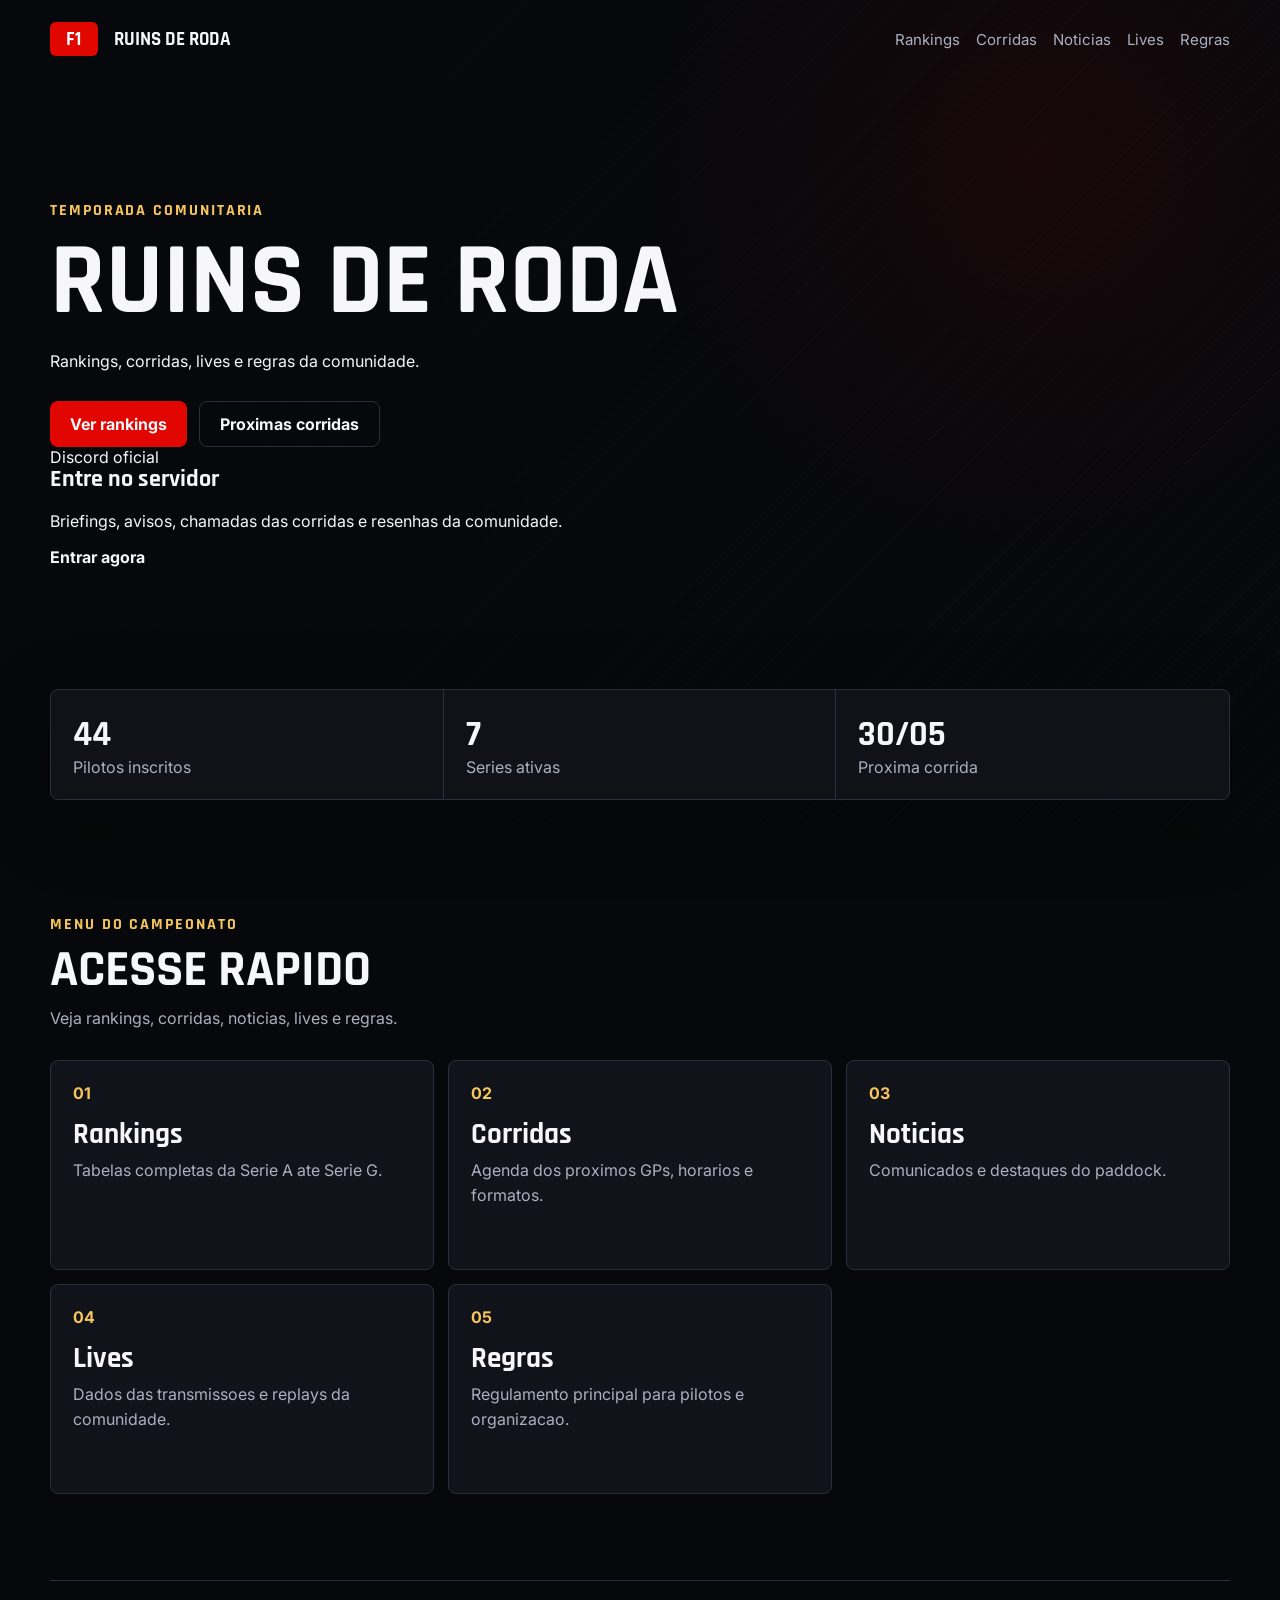
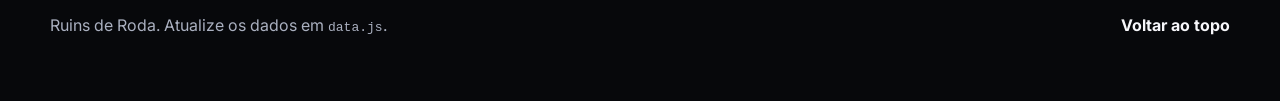
<file: index.html>
﻿<!doctype html>
<html lang="pt-BR">
  <head>
    <meta charset="utf-8" />
    <meta name="viewport" content="width=device-width, initial-scale=1" />
    <title>Ruins de Roda</title>
    <meta
      name="description"
      content="Ranking de F1 do servidor com series A ate G, proximas corridas, noticias, lives e regras."
    />
    <link rel="preconnect" href="https://fonts.googleapis.com" />
    <link rel="preconnect" href="https://fonts.gstatic.com" crossorigin />
    <link
      href="https://fonts.googleapis.com/css2?family=Rajdhani:wght@500;600;700&family=Inter:wght@400;500;700&display=swap"
      rel="stylesheet"
    />
    <link rel="stylesheet" href="styles.css?v=9" />
  </head>
  <body data-page="home">
    <header class="hero" id="inicio">
      <nav class="topbar" aria-label="Navegacao principal">
        <a class="brand" href="index.html" aria-label="Ruins de Roda inicio">
          <span class="brand-mark">F1</span>
          <span>Ruins de Roda</span>
        </a>
        <div class="nav-links">
          <a href="rankings.html" data-nav="rankings">Rankings</a>
          <a href="corridas.html" data-nav="corridas">Corridas</a>
          <a href="noticias.html" data-nav="noticias">Noticias</a>
          <a href="lives.html" data-nav="lives">Lives</a>
          <a href="regras.html" data-nav="regras">Regras</a>
        </div>
      </nav>

      <div class="hero-content with-discord">
        <div>
          <p class="eyebrow">Temporada comunitaria</p>
          <h1>Ruins de Roda</h1>
          <p>Rankings, corridas, lives e regras da comunidade.</p>
          <div class="hero-actions">
            <a class="button primary" href="rankings.html">Ver rankings</a>
            <a class="button secondary" href="corridas.html">Proximas corridas</a>
          </div>
        </div>
        <a class="discord-card" href="https://discord.gg/nWJrsy5eZh" target="_blank" rel="noreferrer">
          <span>Discord oficial</span>
          <h2>Entre no servidor</h2>
          <p>Briefings, avisos, chamadas das corridas e resenhas da comunidade.</p>
          <strong>Entrar agora</strong>
        </a>
      </div>

      <section class="stats-strip" aria-label="Resumo do campeonato">
        <div>
          <strong id="totalDrivers">0</strong>
          <span>Pilotos inscritos</span>
        </div>
        <div>
          <strong>7</strong>
          <span>Series ativas</span>
        </div>
        <div>
          <strong id="nextRaceDate">--</strong>
          <span>Proxima corrida</span>
        </div>
      </section>
    </header>

    <main>
      <section class="section">
        <div class="section-heading">
          <p class="eyebrow">Menu do campeonato</p>
          <h2>Acesse rapido</h2>
          <p>Veja rankings, corridas, noticias, lives e regras.</p>
        </div>
        <div class="overview-grid">
          <a class="overview-card" href="rankings.html">
            <span>01</span>
            <h3>Rankings</h3>
            <p>Tabelas completas da Serie A ate Serie G.</p>
          </a>
          <a class="overview-card" href="corridas.html">
            <span>02</span>
            <h3>Corridas</h3>
            <p>Agenda dos proximos GPs, horarios e formatos.</p>
          </a>
          <a class="overview-card" href="noticias.html">
            <span>03</span>
            <h3>Noticias</h3>
            <p>Comunicados e destaques do paddock.</p>
          </a>
          <a class="overview-card" href="lives.html">
            <span>04</span>
            <h3>Lives</h3>
            <p>Dados das transmissoes e replays da comunidade.</p>
          </a>
          <a class="overview-card" href="regras.html">
            <span>05</span>
            <h3>Regras</h3>
            <p>Regulamento principal para pilotos e organizacao.</p>
          </a>
        </div>
      </section>
    </main>

    <footer>
      <p>Ruins de Roda. Atualize os dados em <code>data.js</code>.</p>
      <a href="#inicio">Voltar ao topo</a>
    </footer>

    <script src="data.js?v=9"></script>
    <script src="app.js?v=9"></script>
  </body>
</html>
</file>
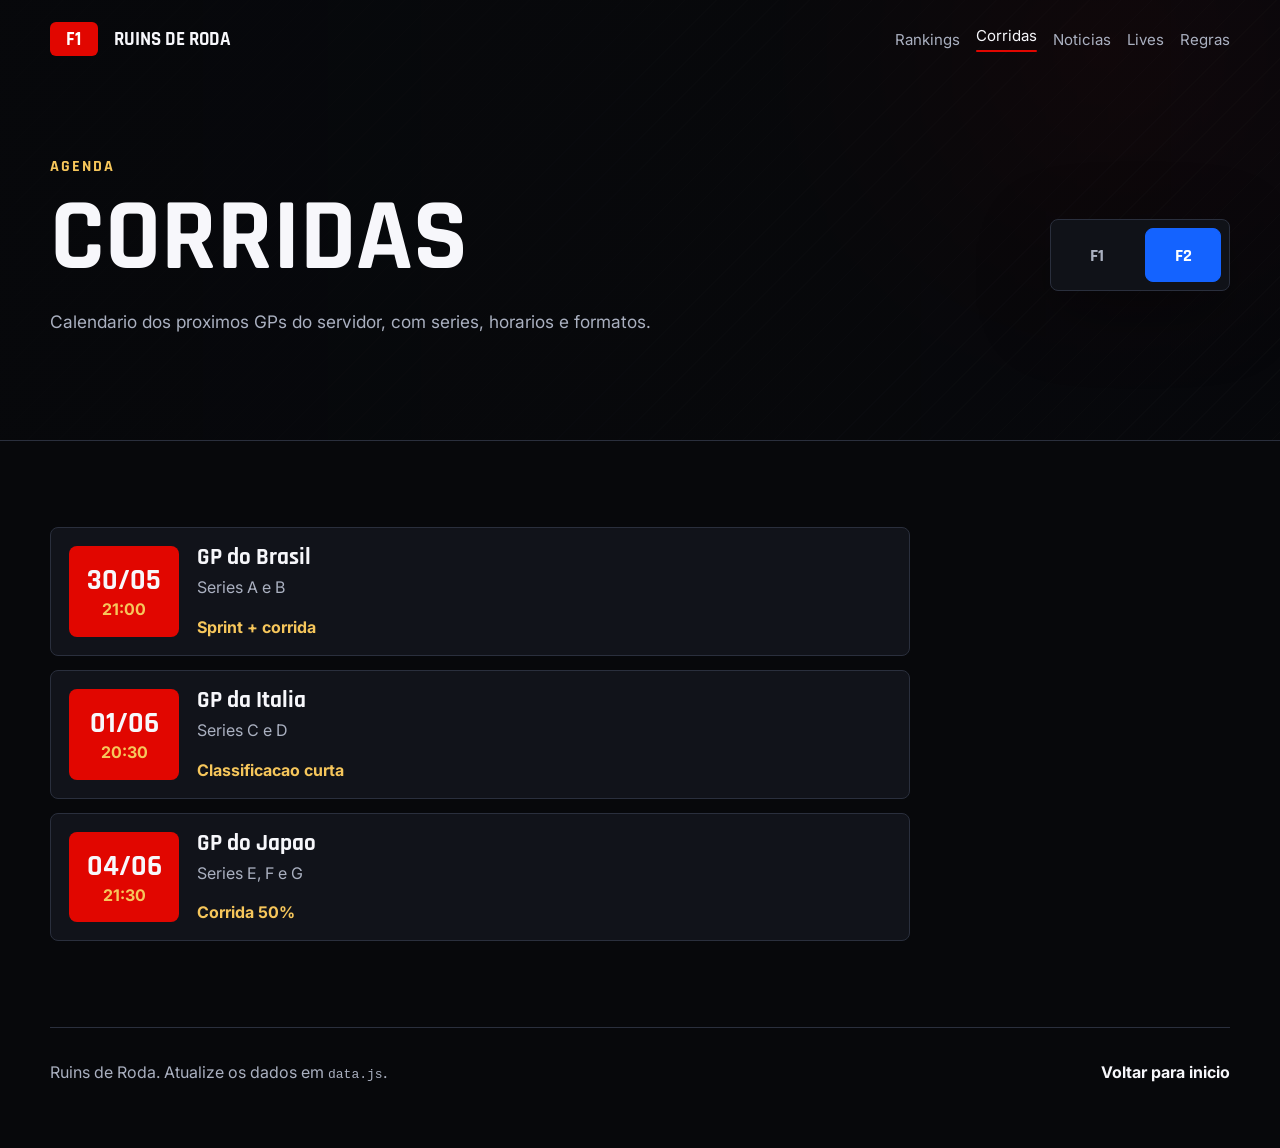
<file: corridas.html>
﻿<!doctype html>
<html lang="pt-BR">
  <head>
    <meta charset="utf-8" />
    <meta name="viewport" content="width=device-width, initial-scale=1" />
    <title>Corridas | Ruins de Roda</title>
    <meta name="description" content="Proximas corridas do servidor de F1." />
    <link rel="preconnect" href="https://fonts.googleapis.com" />
    <link rel="preconnect" href="https://fonts.gstatic.com" crossorigin />
    <link href="https://fonts.googleapis.com/css2?family=Rajdhani:wght@500;600;700&family=Inter:wght@400;500;700&display=swap" rel="stylesheet" />
    <link rel="stylesheet" href="styles.css?v=8" />
  </head>
  <body data-page="corridas">
    <header class="page-hero">
      <nav class="topbar" aria-label="Navegacao principal">
        <a class="brand" href="index.html" aria-label="Ruins de Roda inicio"><span class="brand-mark">F1</span><span>Ruins de Roda</span></a>
        <div class="nav-links">
          <a href="rankings.html" data-nav="rankings">Rankings</a>
          <a href="corridas.html" data-nav="corridas">Corridas</a>
          <a href="noticias.html" data-nav="noticias">Noticias</a>
          <a href="lives.html" data-nav="lives">Lives</a>
          <a href="regras.html" data-nav="regras">Regras</a>
        </div>
      </nav>
      <div class="page-title with-switch">
        <div>
          <p class="eyebrow">Agenda</p>
          <h1>Corridas</h1>
          <p>Calendario dos proximos GPs do servidor, com series, horarios e formatos.</p>
        </div>
        <div class="championship-switch" aria-label="Categoria">
          <button type="button" data-championship="f1">F1</button>
          <button class="active" type="button" data-championship="f2">F2</button>
        </div>
      </div>
    </header>

    <main>
      <section class="section">
        <div class="race-list wide-list" id="raceList"></div>
      </section>
    </main>

    <footer>
      <p>Ruins de Roda. Atualize os dados em <code>data.js</code>.</p>
      <a href="index.html">Voltar para inicio</a>
    </footer>

    <script src="data.js?v=8"></script>
    <script src="app.js?v=8"></script>
  </body>
</html>
</file>
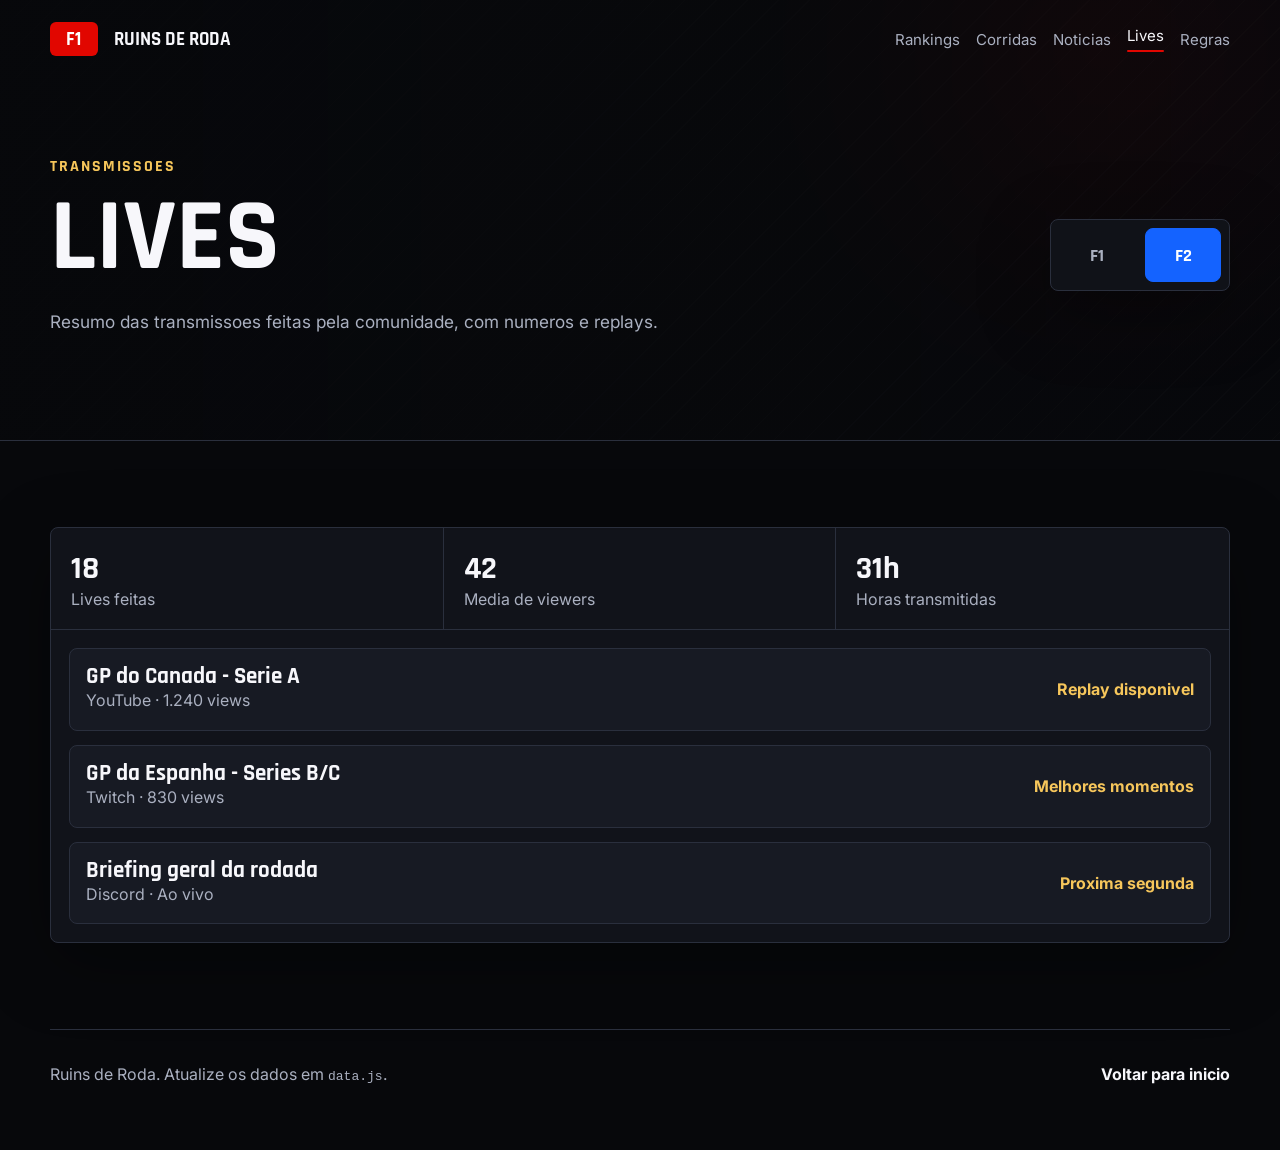
<file: lives.html>
﻿<!doctype html>
<html lang="pt-BR">
  <head>
    <meta charset="utf-8" />
    <meta name="viewport" content="width=device-width, initial-scale=1" />
    <title>Lives | Ruins de Roda</title>
    <meta name="description" content="Dados das lives e transmissoes do servidor de F1." />
    <link rel="preconnect" href="https://fonts.googleapis.com" />
    <link rel="preconnect" href="https://fonts.gstatic.com" crossorigin />
    <link href="https://fonts.googleapis.com/css2?family=Rajdhani:wght@500;600;700&family=Inter:wght@400;500;700&display=swap" rel="stylesheet" />
    <link rel="stylesheet" href="styles.css?v=8" />
  </head>
  <body data-page="lives">
    <header class="page-hero">
      <nav class="topbar" aria-label="Navegacao principal">
        <a class="brand" href="index.html" aria-label="Ruins de Roda inicio"><span class="brand-mark">F1</span><span>Ruins de Roda</span></a>
        <div class="nav-links">
          <a href="rankings.html" data-nav="rankings">Rankings</a>
          <a href="corridas.html" data-nav="corridas">Corridas</a>
          <a href="noticias.html" data-nav="noticias">Noticias</a>
          <a href="lives.html" data-nav="lives">Lives</a>
          <a href="regras.html" data-nav="regras">Regras</a>
        </div>
      </nav>
      <div class="page-title with-switch">
        <div>
          <p class="eyebrow">Transmissoes</p>
          <h1>Lives</h1>
          <p>Resumo das transmissoes feitas pela comunidade, com numeros e replays.</p>
        </div>
        <div class="championship-switch" aria-label="Categoria">
          <button type="button" data-championship="f1">F1</button>
          <button class="active" type="button" data-championship="f2">F2</button>
        </div>
      </div>
    </header>

    <main>
      <section class="section">
        <div class="live-panel">
          <div class="live-kpis" id="liveKpis"></div>
          <div class="live-list" id="liveList"></div>
        </div>
      </section>
    </main>

    <footer>
      <p>Ruins de Roda. Atualize os dados em <code>data.js</code>.</p>
      <a href="index.html">Voltar para inicio</a>
    </footer>

    <script src="data.js?v=8"></script>
    <script src="app.js?v=8"></script>
  </body>
</html>
</file>
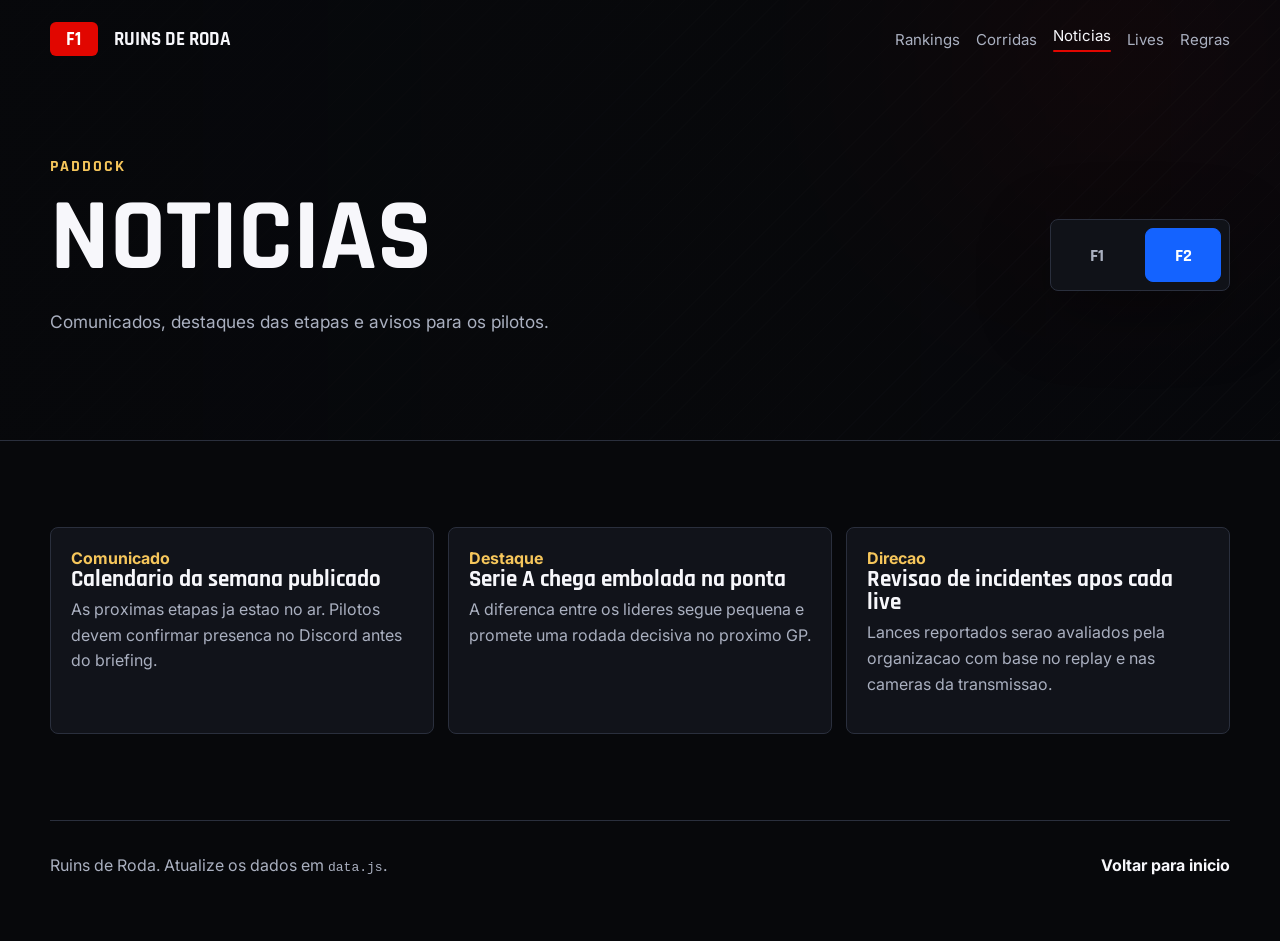
<file: noticias.html>
﻿<!doctype html>
<html lang="pt-BR">
  <head>
    <meta charset="utf-8" />
    <meta name="viewport" content="width=device-width, initial-scale=1" />
    <title>Noticias | Ruins de Roda</title>
    <meta name="description" content="Noticias e comunicados do campeonato de F1 do servidor." />
    <link rel="preconnect" href="https://fonts.googleapis.com" />
    <link rel="preconnect" href="https://fonts.gstatic.com" crossorigin />
    <link href="https://fonts.googleapis.com/css2?family=Rajdhani:wght@500;600;700&family=Inter:wght@400;500;700&display=swap" rel="stylesheet" />
    <link rel="stylesheet" href="styles.css?v=8" />
  </head>
  <body data-page="noticias">
    <header class="page-hero">
      <nav class="topbar" aria-label="Navegacao principal">
        <a class="brand" href="index.html" aria-label="Ruins de Roda inicio"><span class="brand-mark">F1</span><span>Ruins de Roda</span></a>
        <div class="nav-links">
          <a href="rankings.html" data-nav="rankings">Rankings</a>
          <a href="corridas.html" data-nav="corridas">Corridas</a>
          <a href="noticias.html" data-nav="noticias">Noticias</a>
          <a href="lives.html" data-nav="lives">Lives</a>
          <a href="regras.html" data-nav="regras">Regras</a>
        </div>
      </nav>
      <div class="page-title with-switch">
        <div>
          <p class="eyebrow">Paddock</p>
          <h1>Noticias</h1>
          <p>Comunicados, destaques das etapas e avisos para os pilotos.</p>
        </div>
        <div class="championship-switch" aria-label="Categoria">
          <button type="button" data-championship="f1">F1</button>
          <button class="active" type="button" data-championship="f2">F2</button>
        </div>
      </div>
    </header>

    <main>
      <section class="section">
        <div class="news-grid" id="newsGrid"></div>
      </section>
    </main>

    <footer>
      <p>Ruins de Roda. Atualize os dados em <code>data.js</code>.</p>
      <a href="index.html">Voltar para inicio</a>
    </footer>

    <script src="data.js?v=8"></script>
    <script src="app.js?v=8"></script>
  </body>
</html>
</file>
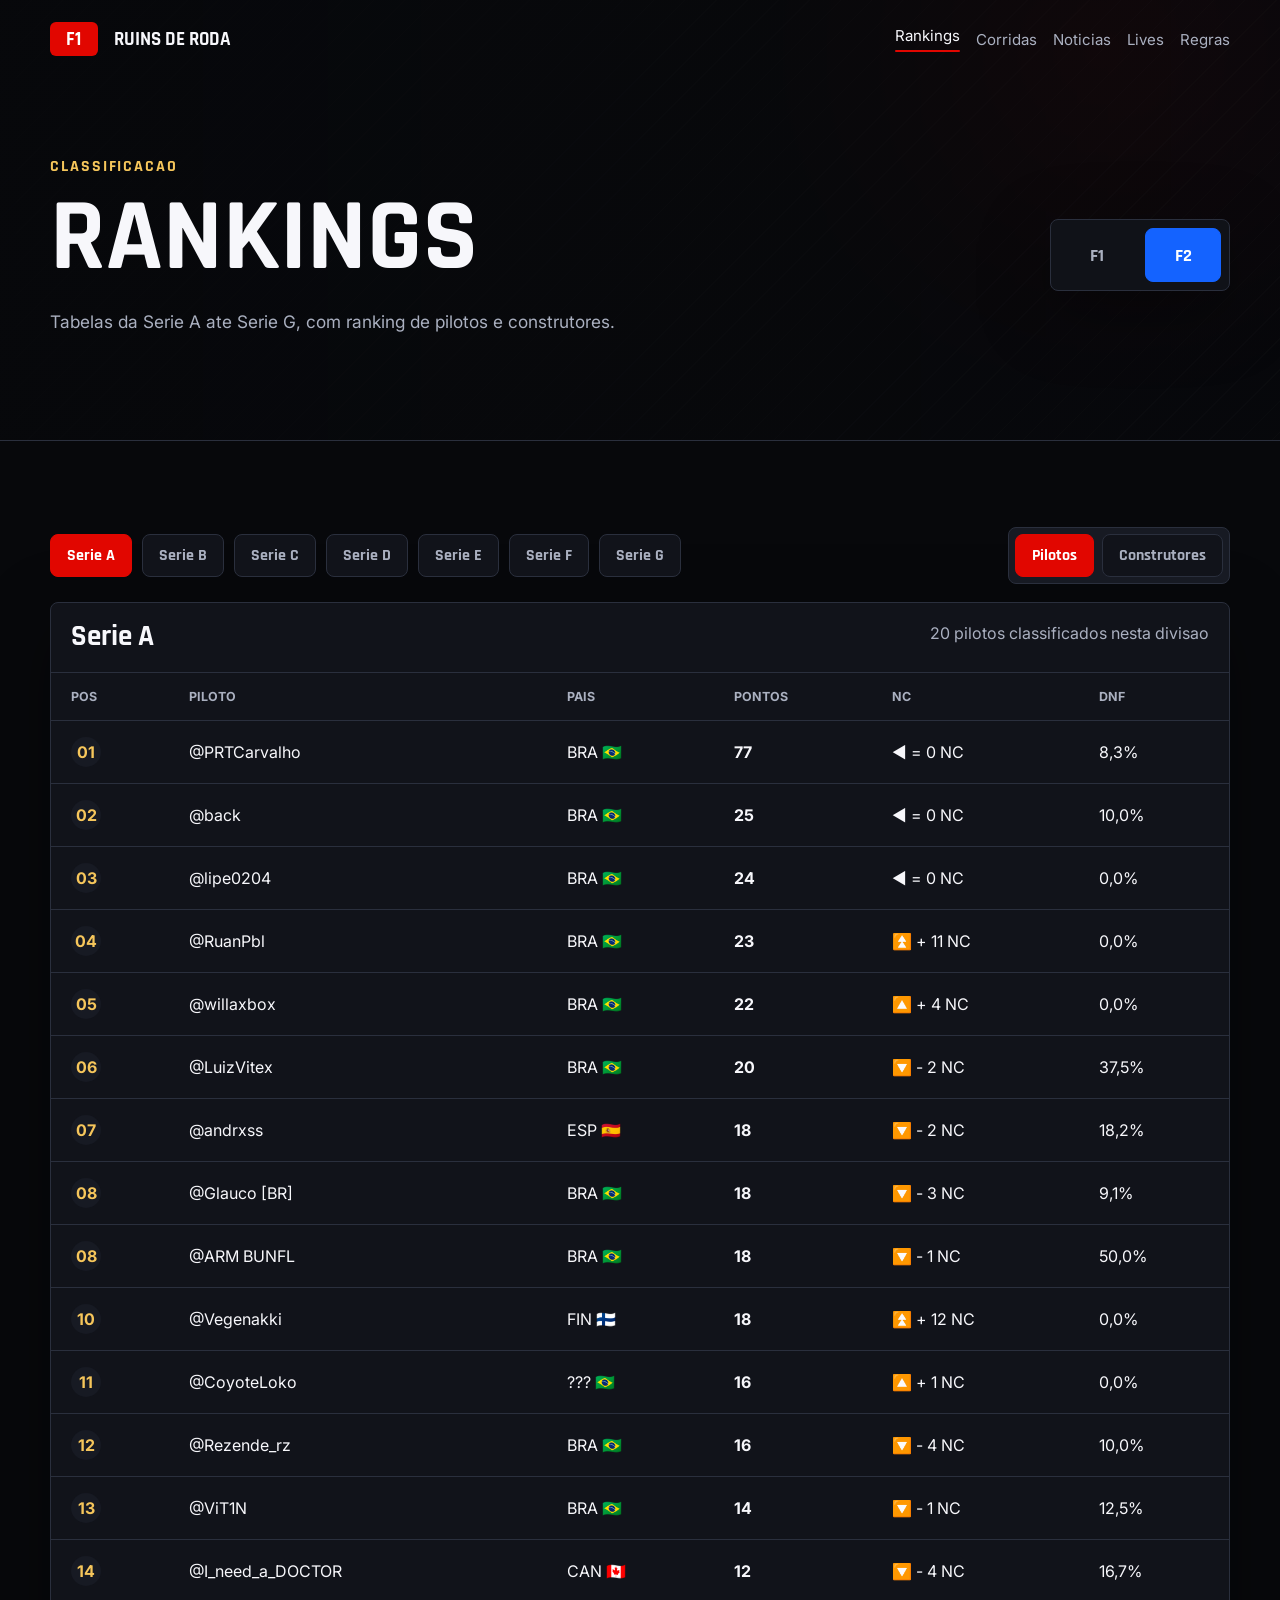
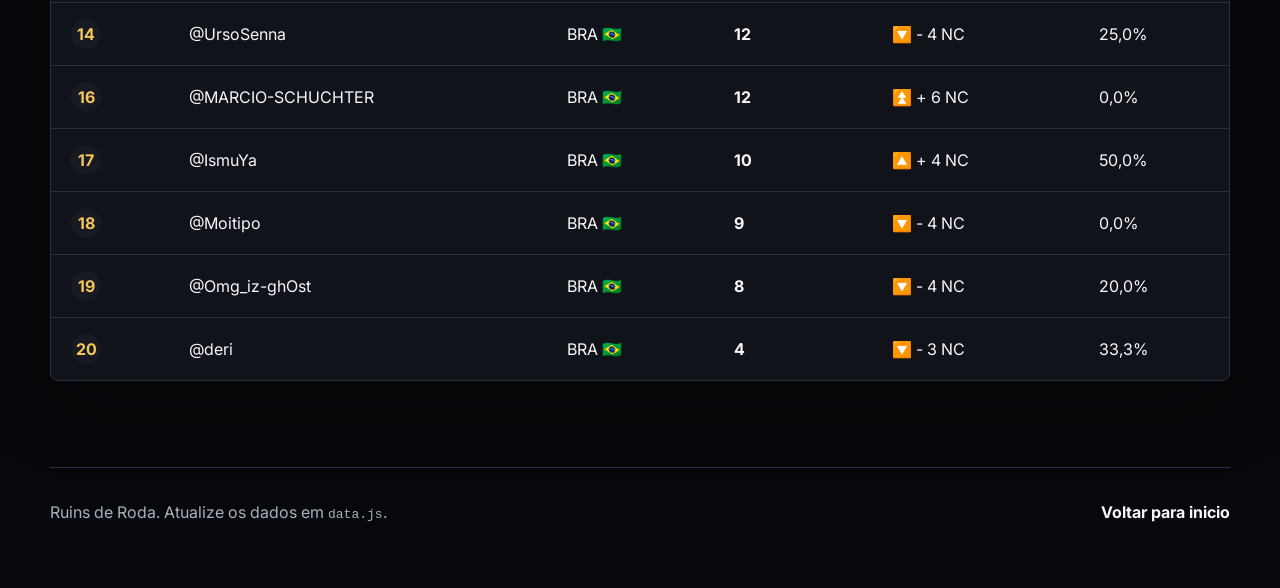
<file: rankings.html>
﻿<!doctype html>
<html lang="pt-BR">
  <head>
    <meta charset="utf-8" />
    <meta name="viewport" content="width=device-width, initial-scale=1" />
    <title>Rankings | Ruins de Roda</title>
    <meta name="description" content="Tabelas de ranking da Serie A ate Serie G do servidor de F1." />
    <link rel="preconnect" href="https://fonts.googleapis.com" />
    <link rel="preconnect" href="https://fonts.gstatic.com" crossorigin />
    <link href="https://fonts.googleapis.com/css2?family=Rajdhani:wght@500;600;700&family=Inter:wght@400;500;700&display=swap" rel="stylesheet" />
    <link rel="stylesheet" href="styles.css?v=8" />
  </head>
  <body data-page="rankings">
    <header class="page-hero">
      <nav class="topbar" aria-label="Navegacao principal">
        <a class="brand" href="index.html" aria-label="Ruins de Roda inicio"><span class="brand-mark">F1</span><span>Ruins de Roda</span></a>
        <div class="nav-links">
          <a href="rankings.html" data-nav="rankings">Rankings</a>
          <a href="corridas.html" data-nav="corridas">Corridas</a>
          <a href="noticias.html" data-nav="noticias">Noticias</a>
          <a href="lives.html" data-nav="lives">Lives</a>
          <a href="regras.html" data-nav="regras">Regras</a>
        </div>
      </nav>
      <div class="page-title with-switch">
        <div>
          <p class="eyebrow">Classificacao</p>
          <h1>Rankings</h1>
          <p>Tabelas da Serie A ate Serie G, com ranking de pilotos e construtores.</p>
        </div>
        <div class="championship-switch" aria-label="Categoria">
          <button type="button" data-championship="f1">F1</button>
          <button class="active" type="button" data-championship="f2">F2</button>
        </div>
      </div>
    </header>

    <main>
      <section class="section">
        <div class="ranking-toolbar">
          <div class="series-tabs" id="seriesTabs" role="tablist" aria-label="Series"></div>
          <div class="ranking-mode" aria-label="Tipo de ranking">
            <button class="active" type="button" data-ranking-mode="drivers">Pilotos</button>
            <button type="button" data-ranking-mode="constructors">Construtores</button>
          </div>
        </div>
        <div class="ranking-shell">
          <div class="ranking-header">
            <h3 id="activeSeriesTitle">Serie A</h3>
            <p id="activeSeriesInfo">Carregando classificacao...</p>
          </div>
          <div class="table-wrap">
            <table>
              <thead>
                <tr>
                  <th>Pos</th>
                  <th id="rankingNameHeader">Piloto</th>
                  <th id="rankingDetailHeader">Equipe</th>
                  <th>Pontos</th>
                  <th id="rankingMetricOneHeader">Vitorias</th>
                  <th id="rankingMetricTwoHeader">Podios</th>
                </tr>
              </thead>
              <tbody id="rankingBody"></tbody>
            </table>
          </div>
        </div>
      </section>
    </main>

    <footer>
      <p>Ruins de Roda. Atualize os dados em <code>data.js</code>.</p>
      <a href="index.html">Voltar para inicio</a>
    </footer>

    <script src="data.js?v=8"></script>
    <script src="app.js?v=8"></script>
  </body>
</html>
</file>
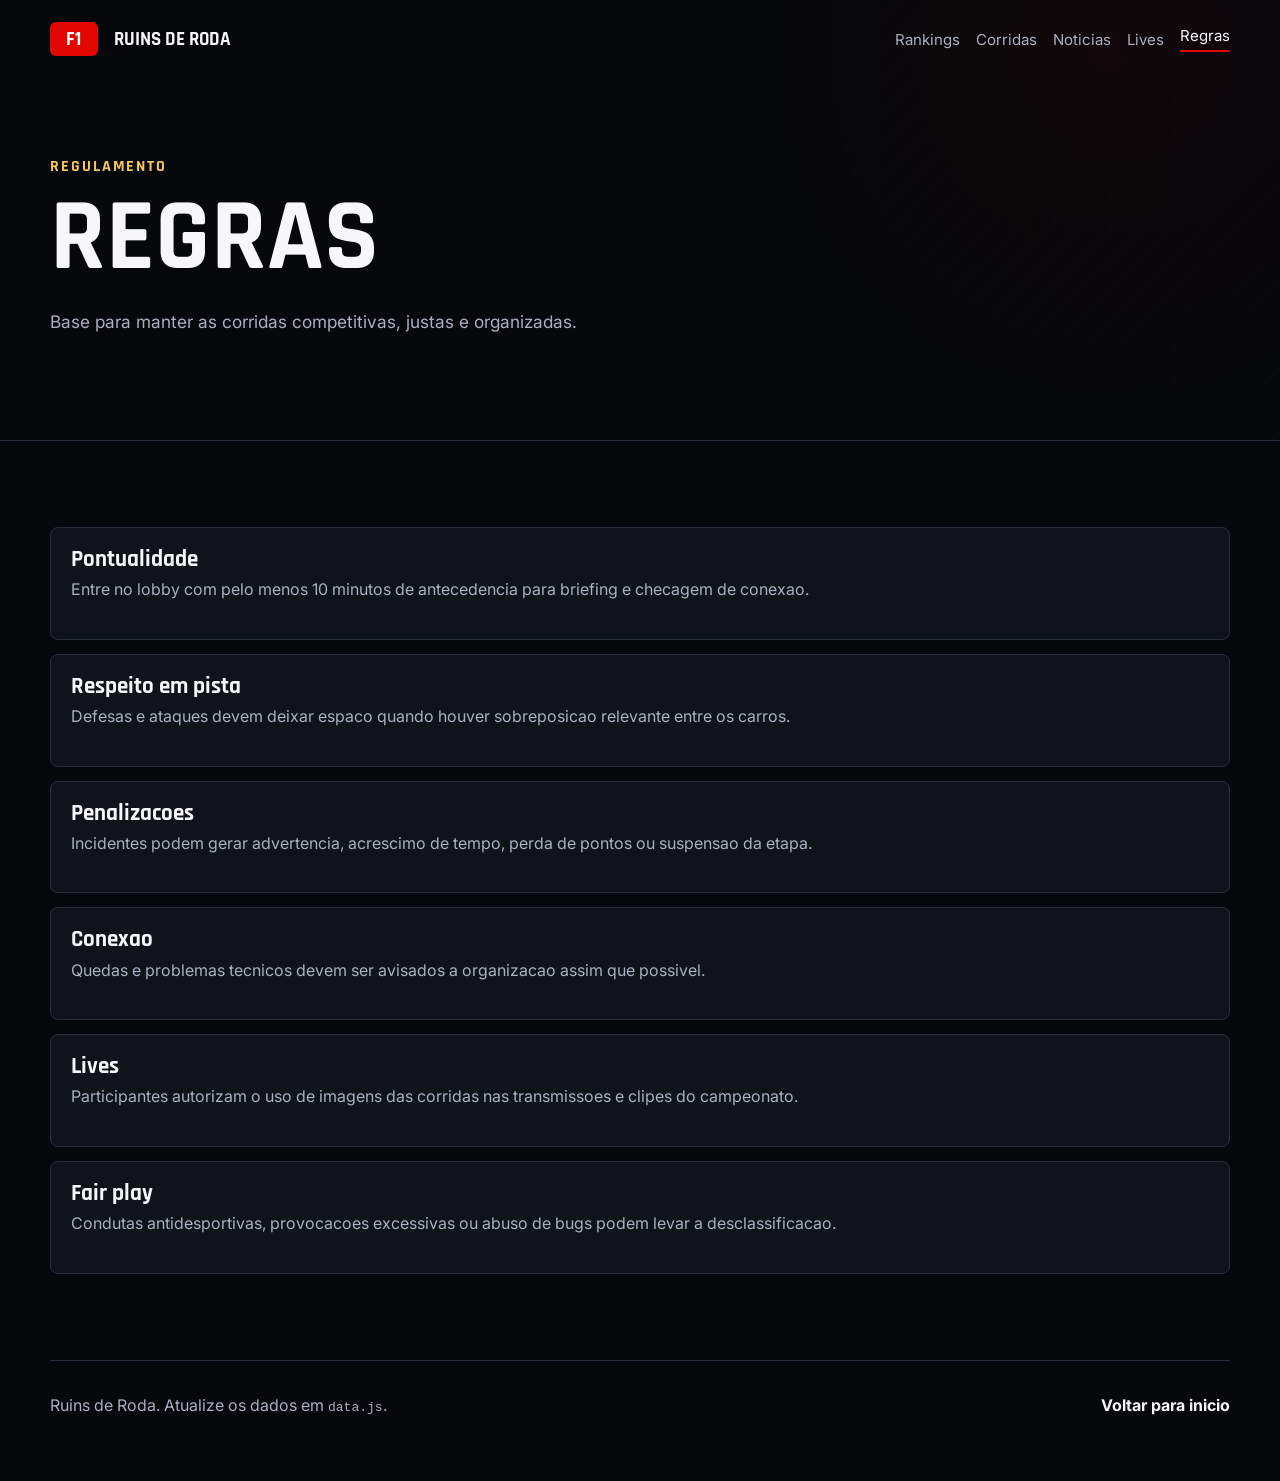
<file: regras.html>
﻿<!doctype html>
<html lang="pt-BR">
  <head>
    <meta charset="utf-8" />
    <meta name="viewport" content="width=device-width, initial-scale=1" />
    <title>Regras | Ruins de Roda</title>
    <meta name="description" content="Regras principais do campeonato de F1 do servidor." />
    <link rel="preconnect" href="https://fonts.googleapis.com" />
    <link rel="preconnect" href="https://fonts.gstatic.com" crossorigin />
    <link href="https://fonts.googleapis.com/css2?family=Rajdhani:wght@500;600;700&family=Inter:wght@400;500;700&display=swap" rel="stylesheet" />
    <link rel="stylesheet" href="styles.css?v=8" />
  </head>
  <body data-page="regras">
    <header class="page-hero">
      <nav class="topbar" aria-label="Navegacao principal">
        <a class="brand" href="index.html" aria-label="Ruins de Roda inicio"><span class="brand-mark">F1</span><span>Ruins de Roda</span></a>
        <div class="nav-links">
          <a href="rankings.html" data-nav="rankings">Rankings</a>
          <a href="corridas.html" data-nav="corridas">Corridas</a>
          <a href="noticias.html" data-nav="noticias">Noticias</a>
          <a href="lives.html" data-nav="lives">Lives</a>
          <a href="regras.html" data-nav="regras">Regras</a>
        </div>
      </nav>
      <div class="page-title">
        <p class="eyebrow">Regulamento</p>
        <h1>Regras</h1>
        <p>Base para manter as corridas competitivas, justas e organizadas.</p>
      </div>
    </header>

    <main>
      <section class="section">
        <div class="rules-grid" id="rulesGrid"></div>
      </section>
    </main>

    <footer>
      <p>Ruins de Roda. Atualize os dados em <code>data.js</code>.</p>
      <a href="index.html">Voltar para inicio</a>
    </footer>

    <script src="data.js?v=8"></script>
    <script src="app.js?v=8"></script>
  </body>
</html>
</file>
<file: styles.css>
:root {
  color-scheme: dark;
  --bg: #07080b;
  --panel: #11131a;
  --panel-soft: #171a23;
  --text: #f7f7fb;
  --muted: #aab0c0;
  --line: #2a2f3d;
  --red: #e10600;
  --red-dark: #990400;
  --blue: #1463ff;
  --blue-dark: #0b3fb7;
  --gold: #f6c65b;
  --radius: 8px;
  --shadow: 0 20px 70px rgba(0, 0, 0, 0.35);
}

* {
  box-sizing: border-box;
}

html {
  scroll-behavior: smooth;
}

body {
  margin: 0;
  background: var(--bg);
  color: var(--text);
  font-family: Inter, system-ui, sans-serif;
}

a {
  color: inherit;
  text-decoration: none;
}

.hero {
  min-height: 92vh;
  display: grid;
  grid-template-rows: auto 1fr auto;
  background:
    linear-gradient(90deg, rgba(7, 8, 11, 0.98), rgba(7, 8, 11, 0.72)),
    radial-gradient(circle at 80% 20%, rgba(225, 6, 0, 0.34), transparent 32%),
    repeating-linear-gradient(135deg, rgba(255, 255, 255, 0.08) 0 1px, transparent 1px 22px);
}

.page-hero {
  background:
    linear-gradient(90deg, rgba(7, 8, 11, 0.98), rgba(7, 8, 11, 0.82)),
    radial-gradient(circle at 86% 12%, rgba(225, 6, 0, 0.26), transparent 30%),
    repeating-linear-gradient(135deg, rgba(255, 255, 255, 0.07) 0 1px, transparent 1px 22px);
  border-bottom: 1px solid var(--line);
}

.topbar {
  width: min(1180px, calc(100% - 32px));
  margin: 0 auto;
  padding: 22px 0;
  display: flex;
  align-items: center;
  justify-content: space-between;
  gap: 24px;
}

.brand,
.nav-links {
  display: flex;
  align-items: center;
  gap: 16px;
}

.brand {
  font-family: Rajdhani, sans-serif;
  font-size: 1.2rem;
  font-weight: 700;
  text-transform: uppercase;
}

.brand-mark {
  width: 48px;
  height: 34px;
  display: grid;
  place-items: center;
  border-radius: 6px;
  background: var(--red);
  color: #fff;
  letter-spacing: 0.04em;
}

.nav-links {
  color: var(--muted);
  font-size: 0.94rem;
}

.nav-links a:hover {
  color: var(--text);
}

.nav-links a.active {
  color: var(--text);
}

.nav-links a.active::after {
  content: "";
  display: block;
  height: 2px;
  margin-top: 5px;
  border-radius: 999px;
  background: var(--red);
}

.hero-content {
  width: min(1180px, calc(100% - 32px));
  margin: auto;
  padding: 80px 0;
}

.page-title {
  width: min(1180px, calc(100% - 32px));
  margin: 0 auto;
  padding: 78px 0 86px;
}

.with-switch {
  display: flex;
  align-items: center;
  justify-content: space-between;
  gap: 28px;
}

.championship-switch {
  display: inline-flex;
  flex: 0 0 auto;
  gap: 10px;
  padding: 8px;
  border: 1px solid var(--line);
  border-radius: var(--radius);
  background: rgba(17, 19, 26, 0.9);
  box-shadow: var(--shadow);
}

.championship-switch button {
  min-width: 76px;
  min-height: 54px;
  border: 1px solid transparent;
  border-radius: var(--radius);
  background: transparent;
  color: var(--muted);
  cursor: pointer;
  font: 700 1.15rem Rajdhani, sans-serif;
  padding: 12px 24px;
}

.championship-switch button[data-championship="f1"].active {
  border-color: var(--red);
  background: var(--red);
  color: #fff;
}

.championship-switch button[data-championship="f2"].active {
  border-color: var(--blue);
  background: var(--blue);
  color: #fff;
}

.eyebrow {
  margin: 0 0 10px;
  color: var(--gold);
  font-family: Rajdhani, sans-serif;
  font-weight: 700;
  letter-spacing: 0.12em;
  text-transform: uppercase;
}

h1,
h2,
h3,
p {
  margin-top: 0;
}

h1,
h2,
h3 {
  font-family: Rajdhani, sans-serif;
  line-height: 1;
}

h1 {
  max-width: 780px;
  margin-bottom: 18px;
  font-size: clamp(3.2rem, 8vw, 7.2rem);
  text-transform: uppercase;
}

.hero-content > p:not(.eyebrow) {
  max-width: 650px;
  color: var(--muted);
  font-size: 1.12rem;
  line-height: 1.7;
}

.hero-content.with-switch p:not(.eyebrow),
.page-title.with-switch p:not(.eyebrow) {
  max-width: 650px;
  color: var(--muted);
  font-size: 1.08rem;
  line-height: 1.7;
}

.page-title > p:not(.eyebrow) {
  max-width: 650px;
  color: var(--muted);
  font-size: 1.08rem;
  line-height: 1.7;
}

.hero-actions {
  display: flex;
  flex-wrap: wrap;
  gap: 12px;
  margin-top: 30px;
}

.button {
  display: inline-flex;
  align-items: center;
  min-height: 46px;
  padding: 0 20px;
  border-radius: var(--radius);
  font-weight: 700;
}

.button.primary {
  background: var(--red);
}

.button.secondary {
  border: 1px solid var(--line);
  color: var(--text);
}

.stats-strip {
  width: min(1180px, calc(100% - 32px));
  margin: 0 auto 28px;
  display: grid;
  grid-template-columns: repeat(3, 1fr);
  border: 1px solid var(--line);
  border-radius: var(--radius);
  background: rgba(17, 19, 26, 0.9);
  box-shadow: var(--shadow);
}

.stats-strip div {
  padding: 22px;
  border-right: 1px solid var(--line);
}

.stats-strip div:last-child {
  border-right: 0;
}

.stats-strip strong {
  display: block;
  font-family: Rajdhani, sans-serif;
  font-size: 2.2rem;
}

.stats-strip span {
  color: var(--muted);
}

.section {
  width: min(1180px, calc(100% - 32px));
  margin: 0 auto;
  padding: 86px 0;
}

.section-heading {
  max-width: 680px;
  margin-bottom: 28px;
}

.section-heading h2 {
  margin-bottom: 10px;
  font-size: clamp(2.1rem, 4vw, 3.6rem);
  text-transform: uppercase;
}

.section-heading p:last-child {
  color: var(--muted);
  line-height: 1.6;
}

.ranking-toolbar {
  display: flex;
  flex-wrap: wrap;
  align-items: center;
  justify-content: space-between;
  gap: 10px;
  margin-bottom: 18px;
}

.series-tabs {
  display: flex;
  flex: 1 1 620px;
  flex-wrap: wrap;
  gap: 10px;
}

.series-tabs button,
.ranking-mode button {
  border: 1px solid var(--line);
  border-radius: var(--radius);
  background: var(--panel);
  color: var(--muted);
  cursor: pointer;
  font: 700 1rem Rajdhani, sans-serif;
  padding: 10px 16px;
}

.series-tabs button.active,
.ranking-mode button.active {
  border-color: var(--red);
  background: var(--red);
  color: #fff;
}

.ranking-mode {
  display: flex;
  flex: 0 0 auto;
  gap: 8px;
  padding: 6px;
  border: 1px solid var(--line);
  border-radius: var(--radius);
  background: var(--panel-soft);
}

.ranking-shell,
.live-panel {
  border: 1px solid var(--line);
  border-radius: var(--radius);
  background: var(--panel);
  overflow: hidden;
  box-shadow: var(--shadow);
}

.ranking-header {
  display: flex;
  justify-content: space-between;
  gap: 16px;
  padding: 20px;
  border-bottom: 1px solid var(--line);
}

.ranking-header h3 {
  margin: 0;
  font-size: 1.8rem;
}

.ranking-header p {
  margin: 0;
  color: var(--muted);
}

.table-wrap {
  overflow-x: auto;
}

table {
  width: 100%;
  border-collapse: collapse;
  min-width: 700px;
}

th,
td {
  padding: 16px 20px;
  border-bottom: 1px solid var(--line);
  text-align: left;
}

th {
  color: var(--muted);
  font-size: 0.78rem;
  text-transform: uppercase;
}

.empty-table {
  padding: 34px 20px;
  color: var(--muted);
  text-align: center;
}

tr:last-child td {
  border-bottom: 0;
}

.position {
  display: inline-grid;
  width: 30px;
  height: 30px;
  place-items: center;
  border-radius: 50%;
  background: var(--panel-soft);
  color: var(--gold);
  font-weight: 700;
}

.split {
  display: grid;
  grid-template-columns: 0.85fr 1.15fr;
  gap: 32px;
  align-items: start;
}

.race-list,
.news-grid,
.rules-grid,
.live-list,
.overview-grid {
  display: grid;
  gap: 14px;
}

.news-grid,
.rules-grid,
.overview-grid {
  grid-template-columns: repeat(3, 1fr);
}

.rules-grid {
  grid-template-columns: 1fr;
}

.race-card,
.news-card,
.rule-card,
.live-list article,
.overview-card,
.empty-card {
  border: 1px solid var(--line);
  border-radius: var(--radius);
  background: var(--panel);
}

.empty-card {
  padding: 22px;
  color: var(--muted);
  line-height: 1.6;
}

.overview-card {
  min-height: 210px;
  padding: 22px;
  transition:
    border-color 160ms ease,
    transform 160ms ease;
}

.overview-card:hover {
  border-color: var(--red);
  transform: translateY(-2px);
}

.overview-card span {
  color: var(--gold);
  font-weight: 700;
}

.overview-card h3 {
  margin: 18px 0 8px;
  font-size: 1.8rem;
}

.overview-card p {
  color: var(--muted);
  line-height: 1.6;
}

.race-card {
  display: grid;
  grid-template-columns: 110px 1fr;
  gap: 18px;
  padding: 18px;
}

.wide-list {
  max-width: 860px;
}

.race-date {
  border-radius: var(--radius);
  background: var(--red);
  padding: 16px;
  text-align: center;
}

.race-date strong {
  display: block;
  font-family: Rajdhani, sans-serif;
  font-size: 1.8rem;
}

.race-card h3,
.news-card h3,
.rule-card h3,
.live-list h3 {
  margin-bottom: 6px;
  font-size: 1.45rem;
}

.race-card p,
.news-card p,
.rule-card p,
.live-list p {
  color: var(--muted);
  line-height: 1.6;
}

.race-card span,
.live-list span,
.news-card span {
  color: var(--gold);
  font-weight: 700;
}

.news-card,
.rule-card {
  padding: 20px;
}

.rule-section {
  border: 1px solid var(--line);
  border-radius: var(--radius);
  background: var(--panel);
  overflow: hidden;
}

.rule-section h3 {
  margin: 0;
  padding: 18px 20px;
  border-bottom: 1px solid var(--line);
  font-size: 1.65rem;
}

.rule-list {
  display: grid;
}

.rule-row {
  display: grid;
  grid-template-columns: 110px 1fr;
  gap: 18px;
  padding: 16px 20px;
  border-bottom: 1px solid var(--line);
}

.rule-row:last-child {
  border-bottom: 0;
}

.rule-row strong {
  color: var(--gold);
  font-family: Rajdhani, sans-serif;
  font-size: 1.05rem;
}

.rule-row p {
  margin: 0;
  color: var(--muted);
  line-height: 1.6;
}

.live-kpis {
  display: grid;
  grid-template-columns: repeat(3, 1fr);
  border-bottom: 1px solid var(--line);
}

.live-kpis div {
  padding: 20px;
  border-right: 1px solid var(--line);
}

.live-kpis div:last-child {
  border-right: 0;
}

.live-kpis strong {
  display: block;
  font-family: Rajdhani, sans-serif;
  font-size: 2rem;
}

.live-kpis span {
  color: var(--muted);
}

.live-list {
  padding: 18px;
}

.live-list article {
  display: flex;
  align-items: center;
  justify-content: space-between;
  gap: 16px;
  padding: 16px;
  background: var(--panel-soft);
}

.live-list h3,
.live-list p {
  margin-bottom: 0;
}

footer {
  width: min(1180px, calc(100% - 32px));
  margin: 0 auto;
  padding: 34px 0 50px;
  display: flex;
  justify-content: space-between;
  gap: 16px;
  border-top: 1px solid var(--line);
  color: var(--muted);
}

footer a {
  color: var(--text);
  font-weight: 700;
}

@media (max-width: 840px) {
  .topbar,
  .split,
  .with-switch,
  footer {
    display: block;
  }

  .championship-switch {
    margin-top: 22px;
  }

  .nav-links {
    margin-top: 18px;
    flex-wrap: wrap;
  }

  .ranking-toolbar {
    display: block;
  }

  .series-tabs {
    margin-bottom: 12px;
  }

  .ranking-mode {
    display: inline-flex;
  }

  .stats-strip,
  .news-grid,
  .rules-grid,
  .overview-grid,
  .live-kpis {
    grid-template-columns: 1fr;
  }

  .stats-strip div,
  .live-kpis div {
    border-right: 0;
    border-bottom: 1px solid var(--line);
  }

  .race-card {
    grid-template-columns: 1fr;
  }

  .live-list article {
    align-items: flex-start;
    flex-direction: column;
  }

  .rule-row {
    grid-template-columns: 1fr;
    gap: 6px;
  }

  footer a {
    display: inline-block;
    margin-top: 10px;
  }
}
</file>
